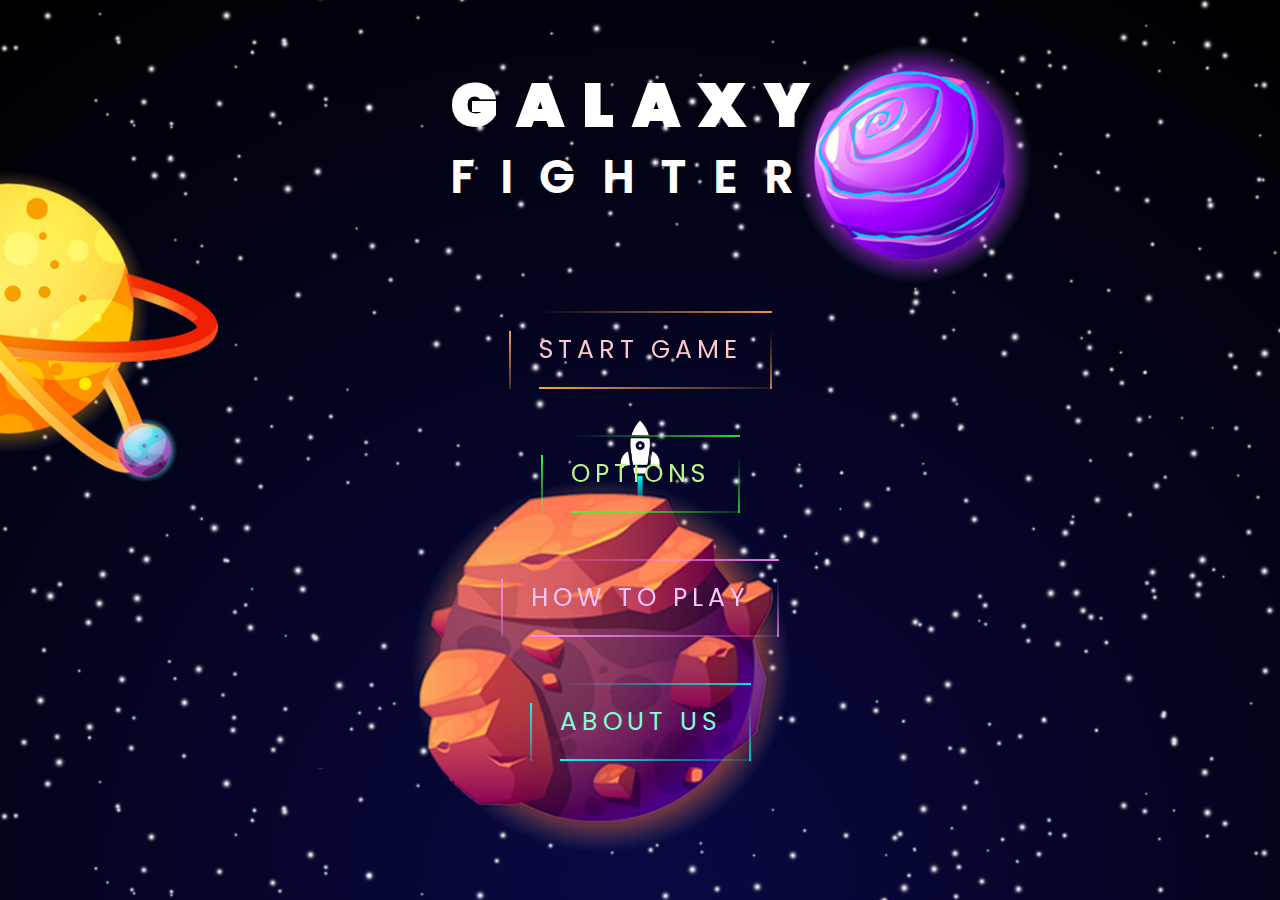
<file: index.html>
<!DOCTYPE html>
<html lang="en">

<head>
    <meta charset="UTF-8">
    <meta http-equiv="X-UA-Compatible" content="IE=edge">
    <meta name="viewport" content="width=device-width, initial-scale=1.0">
    <!-- This style sheet is just for removing the default browsers' behaviour to start fresh -->
    <!-- <link rel="stylesheet" href="styles/reset.css"> -->
    <link rel="stylesheet" href="./styles/space.css">
    <link rel="stylesheet" href="./styles/game-title.css">
    <link rel="stylesheet" href="./styles/buttons.css">
    <link rel="stylesheet" href="./styles/cursor.css">
    <title>Galaxy Fighter</title>
</head>
<body>
    <section class="space">
        <!-- You can choose a rocket cursor or a colorful circle cursor, choose what you like the most -->
        <!-- <div class="cursor colorful"></div> -->
        <div class="cursor rocket">
            <img src="./assets/images/rocket.png">
        </div>
        <h2 class="title" data-value="3">Galaxy<br><span>Fighter</span></h2>
        <div class="constellation group1"></div>
        <div class="constellation group2"></div>
        <div class="constellation group3"></div>
        <div class="constellation group4"></div>
        <div class="constellation group5"></div>
        <div class="constellation group6"></div>
        <!-- <div class="constellation group7"></div> -->
        <!-- <div class="constellation group8"></div> -->
        <!-- <div class="planets" id="planet-green" relative="-2"><img src="./assets/images/planets/planet-green.png"></div> -->
        <div class="planets" id="planet-stone" relative="4"><img src="./assets/images/planets/planet-stone.png"></div>
        <div class="planets" id="planet-yellow" relative="-5"><img src="./assets/images/planets/planet-yellow.png"></div>
        <div class="planets" id="planet-purple" relative="6"><img src="./assets/images/planets/planet-purple.png"></div>
        <div class="container-btns">
            <a href="./views/game-mode.html" class="btn">
                <span></span>
                <span></span>
                <span></span>
                <span></span>
                Start Game
            </a>
            <a href="#" class="btn">
                <span></span>
                <span></span>
                <span></span>
                <span></span>
                Options
            </a>
            <a href="./views/howToPlay.html" class="btn">
                <span></span>
                <span></span>
                <span></span>
                <span></span>
                How to Play
            </a>
            <a href="./views/credits.html" class="btn">
                <span></span>
                <span></span>
                <span></span>
                <span></span>
                About Us
            </a>
        </div>
    </section>
    <!-- P U T  Y O U R  D E S I R E D  S O U N D T R A C K  H E R E -->
    <!-- <audio src="assets/sound/**SOUNDTRACK**" autoplay loop></audio> -->
    <script src="./js/cursorControl.js"></script>
    <script src="./js/parallax.js"></script>
</body>

</html>
</file>
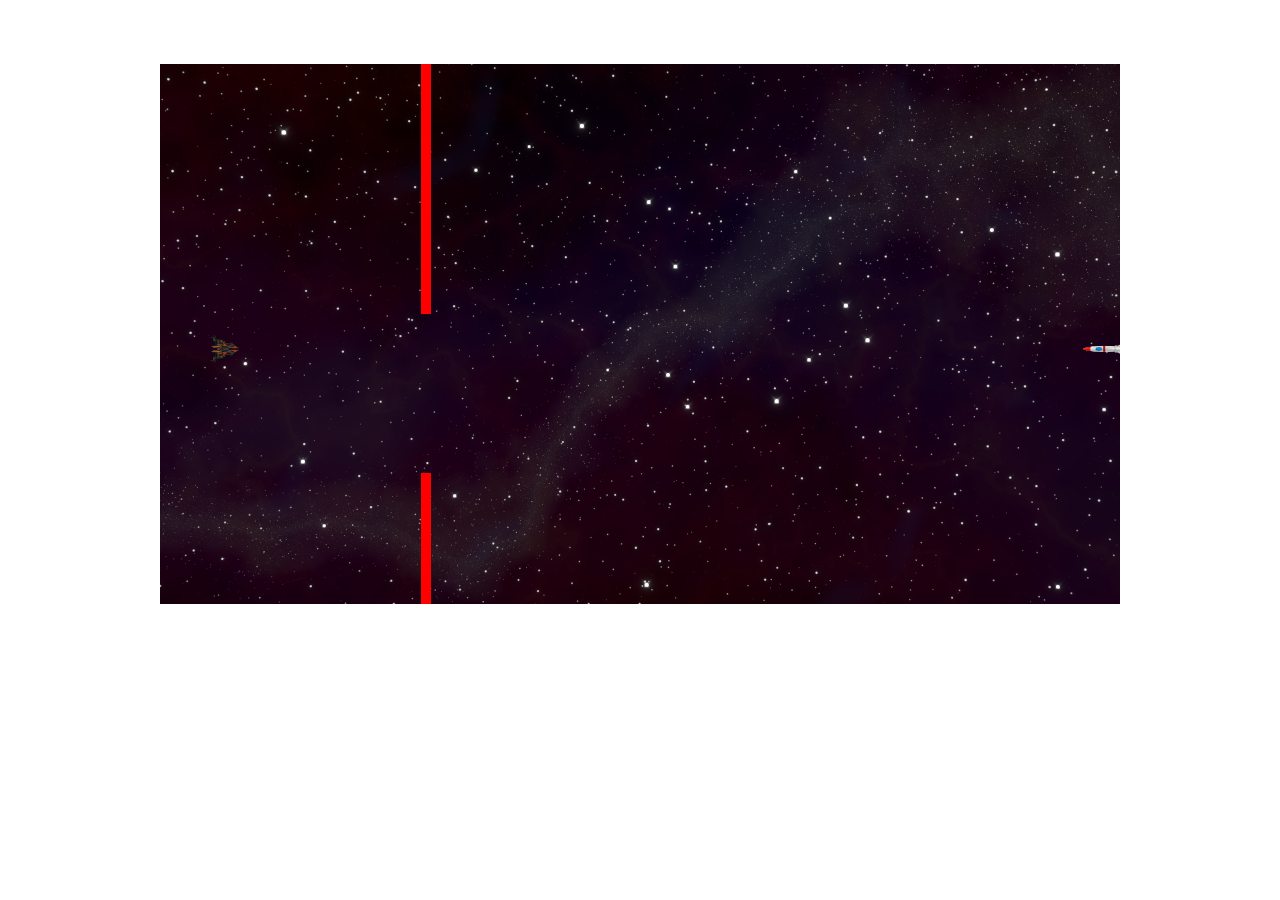
<file: Javascript_Game/index.html>
<!DOCTYPE html>
<html lang="en">
<head>
    <meta charset="UTF-8">
    <meta name="viewport" content="width=device-width, initial-scale=1.0">
    <title>GameDemo</title>
    <link rel="stylesheet" href="./css/style.css">
</head>
<body>
    <div class="canvas-area">

    </div>
    <img src="./img/background.jpg" alt="demo-background" id="background" style="display: none;">
    <img src="./img/ship.png" alt="player" id="player" style="display: none;">
    <img src="./img/rocket.jpg" alt="rocket" id="rocket" style="display: none;">

    <script src="./js/constants.js"></script>
    <script src="./js/game.js"></script>
    <script src="./js/gameObject.js"></script>
    <script src="./js/ObjectGenerator.js"></script>
    <script src="./js/controls.js"></script>
    <script src="./js/main.js"></script>
</body>
</html>
</file>
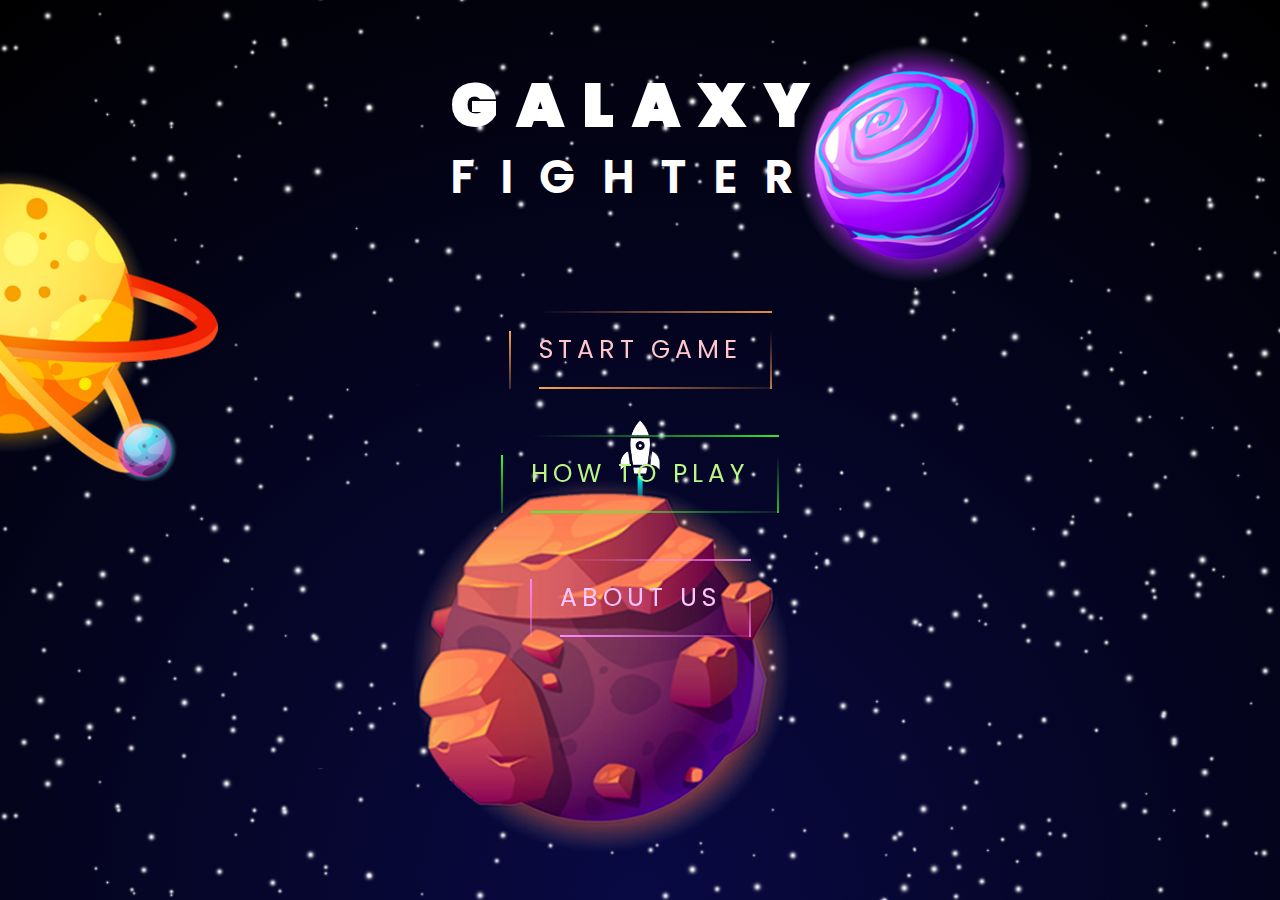
<file: home.html>
<!DOCTYPE html>
<html lang="en">

<head>
    <meta charset="UTF-8">
    <meta http-equiv="X-UA-Compatible" content="IE=edge">
    <meta name="viewport" content="width=device-width, initial-scale=1.0">
    <!-- This style sheet is just for removing the default browsers' behaviour to start fresh -->
    <!-- <link rel="stylesheet" href="styles/reset.css"> -->
    <link rel="stylesheet" href="./styles/space.css">
    <link rel="stylesheet" href="./styles/game-title.css">
    <link rel="stylesheet" href="./styles/buttons.css">
    <link rel="stylesheet" href="./styles/cursor.css">
    <title>Galaxy Fighter</title>
</head>
<body>
    <section class="space">
        <!-- You can choose a rocket cursor or a colorful circle cursor, choose what you like the most -->
        <!-- <div class="cursor colorful"></div> -->
        <div class="cursor rocket">
            <img src="./assets/images/rocket.png">
        </div>
        <h2 class="title" data-value="3">Galaxy<br><span>Fighter</span></h2>
        <div class="constellation group1"></div>
        <div class="constellation group2"></div>
        <div class="constellation group3"></div>
        <div class="constellation group4"></div>
        <div class="constellation group5"></div>
        <div class="constellation group6"></div>
        <!-- <div class="constellation group7"></div> -->
        <!-- <div class="constellation group8"></div> -->
        <!-- <div class="planets" id="planet-green" relative="-2"><img src="./assets/images/planets/planet-green.png"></div> -->
        <div class="planets" id="planet-stone" relative="4"><img src="./assets/images/planets/planet-stone.png"></div>
        <div class="planets" id="planet-yellow" relative="-5"><img src="./assets/images/planets/planet-yellow.png"></div>
        <div class="planets" id="planet-purple" relative="6"><img src="./assets/images/planets/planet-purple.png"></div>
        <div class="container-btns">
            <a href="./views/game-mode.html" class="btn">
                <span></span>
                <span></span>
                <span></span>
                <span></span>
                Start Game
            </a>
            <a href="./views/howToPlay.html" class="btn">
                <span></span>
                <span></span>
                <span></span>
                <span></span>
                How to Play
            </a>
            <a href="./views/credits.html" class="btn">
                <span></span>
                <span></span>
                <span></span>
                <span></span>
                About Us
            </a>
        </div>
    </section>
    <!-- P U T  Y O U R  D E S I R E D  S O U N D T R A C K  H E R E -->
    <!-- <audio src="assets/sound/**SOUNDTRACK**" autoplay loop></audio> -->
    <script src="./js/cursorControl.js"></script>
    <script src="./js/parallax.js"></script>
</body>

</html>
</file>
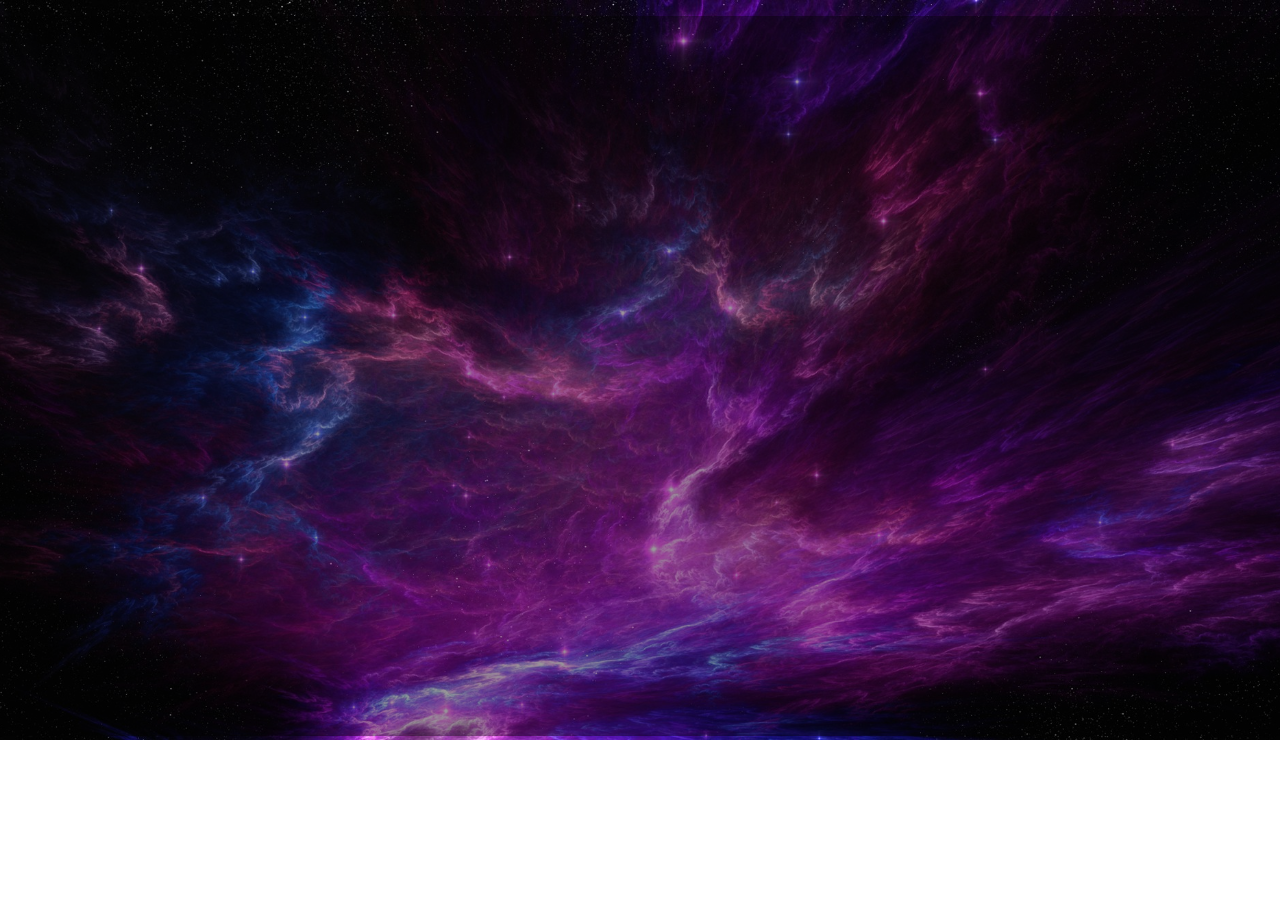
<file: levels/arcade.html>
<!DOCTYPE html>
<html lang="en">
<head>
    <meta charset="UTF-8">
    <meta name="viewport" content="width=device-width, initial-scale=1.0">
    <title>Game</title>
    <link rel="stylesheet" href="../styles/game.css">
</head>
<body>
    <div class="canvas-area">

    </div>
    <img src="../assets/images/ship1.png" alt="player1" id="player1" style="display: none;">
    <img src="../assets/images/ship2.png" alt="player2" id="player2" style="display: none;">
    <img src="../assets/images/ship3.png" alt="playe3" id="player3" style="display: none;">
    <img src="../assets/images/rocket.jpg" alt="rocket" id="rocket" style="display: none;">
    <img src="../assets/images/player_laser.png" alt="player_laser" id="player_laser" style="display: none;">
    <img src="../assets/images/obstcale.png" alt="laser" id="laser" style="display: none;">

    <audio src="../assets/sounds/Space.mp3" autoplay loop></audio>
    <script type="module" src="../js/game/levels/arcade.js"></script>
</body>
</html>
</file>
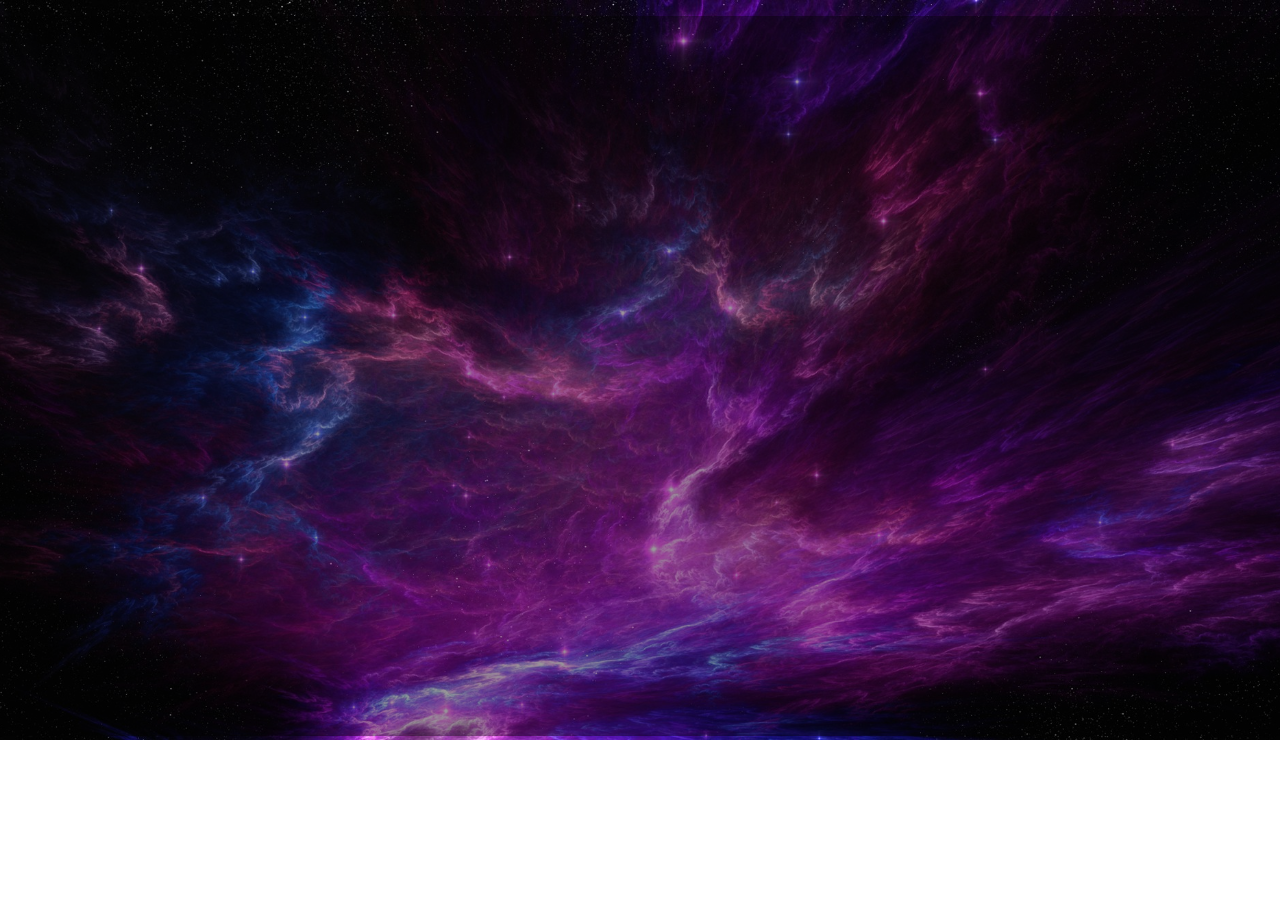
<file: levels/level1.html>
<!DOCTYPE html>
<html lang="en">
<head>
    <meta charset="UTF-8">
    <meta name="viewport" content="width=device-width, initial-scale=1.0">
    <title>Game</title>
    <link rel="stylesheet" href="../styles/game.css">
</head>
<body>
    <div class="canvas-area">

    </div>
    <img src="../assets/images/ship1.png" alt="player1" id="player1" style="display: none;">
    <img src="../assets/images/ship2.png" alt="player2" id="player2" style="display: none;">
    <img src="../assets/images/ship3.png" alt="playe3" id="player3" style="display: none;">
    <img src="../assets/images/rocket.jpg" alt="rocket" id="rocket" style="display: none;">
    <img src="../assets/images/player_laser.png" alt="player_laser" id="player_laser" style="display: none;">
    <img src="../assets/images/obstcale.png" alt="laser" id="laser" style="display: none;">

    <audio src="../assets/sounds/Space.mp3" autoplay loop></audio>
    <script type="module" src="../js/game/levels/level1.js"></script>
</body>
</html>
</file>
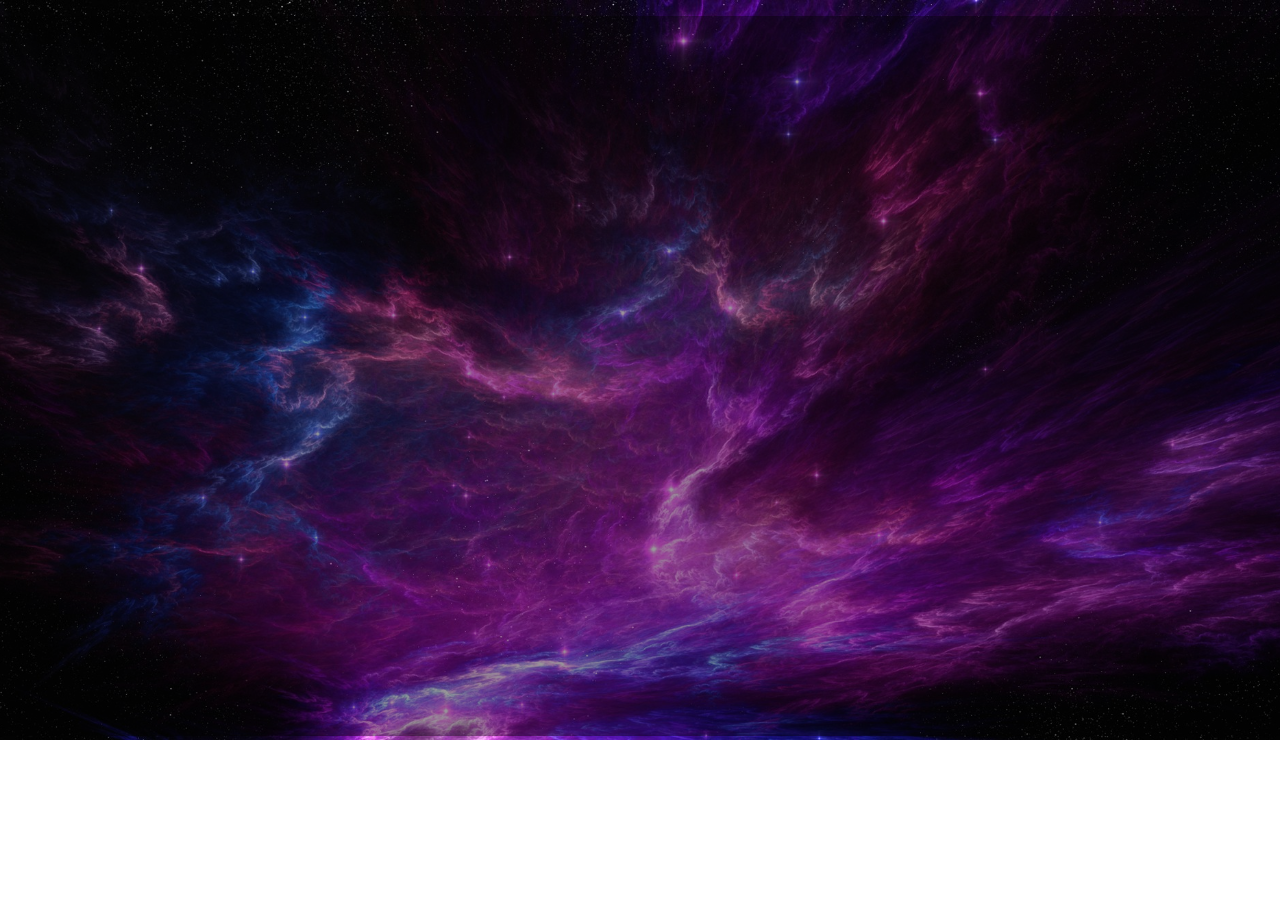
<file: levels/level2.html>
<!DOCTYPE html>
<html lang="en">
<head>
    <meta charset="UTF-8">
    <meta name="viewport" content="width=device-width, initial-scale=1.0">
    <title>Game</title>
    <link rel="stylesheet" href="../styles/game.css">
</head>
<body>
    <div class="canvas-area">

    </div>
    <img src="../assets/images/ship1.png" alt="player1" id="player1" style="display: none;">
    <img src="../assets/images/ship2.png" alt="player2" id="player2" style="display: none;">
    <img src="../assets/images/ship3.png" alt="playe3" id="player3" style="display: none;">
    <img src="../assets/images/rocket.jpg" alt="rocket" id="rocket" style="display: none;">
    <img src="../assets/images/player_laser.png" alt="player_laser" id="player_laser" style="display: none;">
    <img src="../assets/images/obstcale.png" alt="laser" id="laser" style="display: none;">

    <audio src="../assets/sounds/Space.mp3" autoplay loop></audio>
    <script type="module" src="../js/game/levels/level2.js"></script>
</body>
</html>
</file>
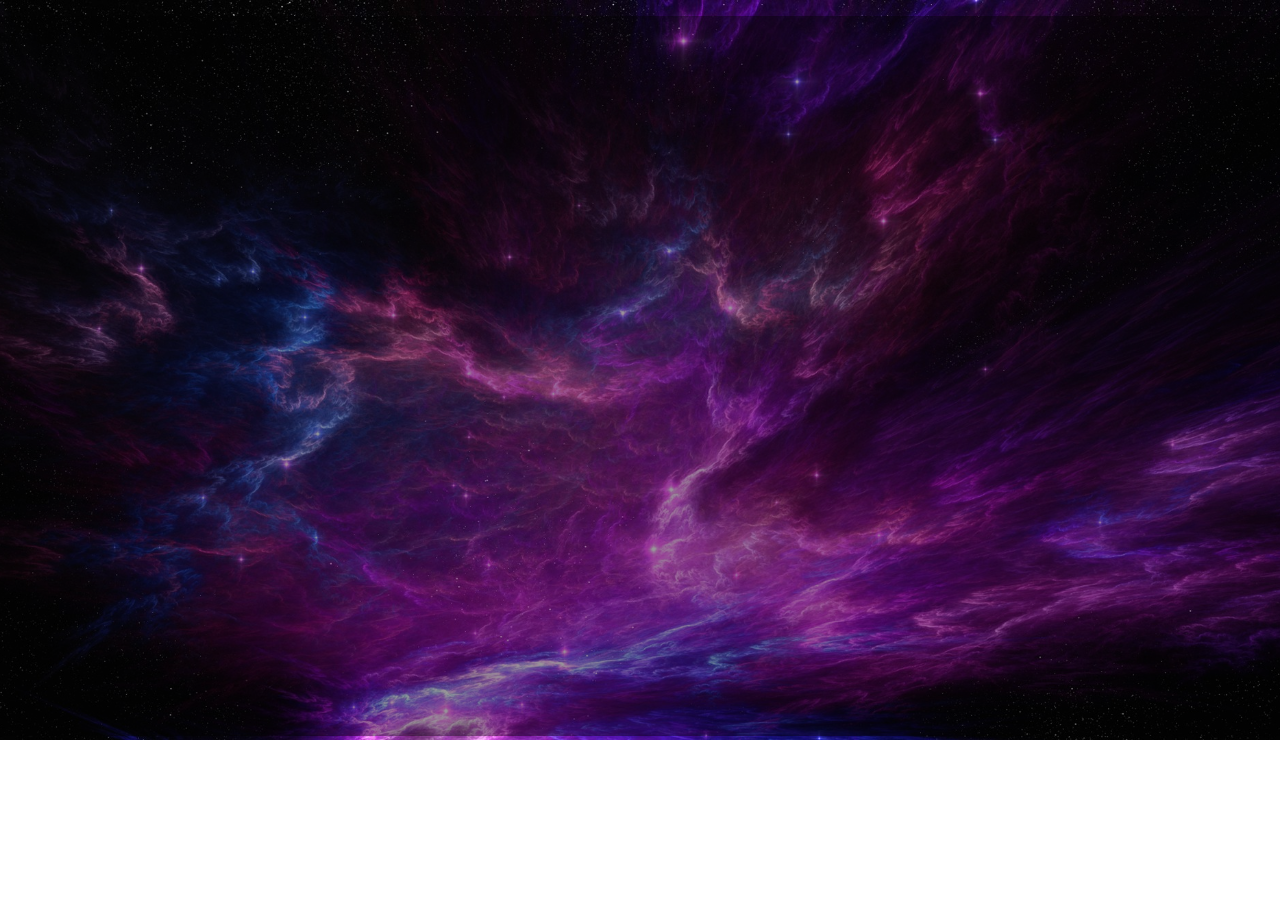
<file: levels/level3.html>
<!DOCTYPE html>
<html lang="en">
<head>
    <meta charset="UTF-8">
    <meta name="viewport" content="width=device-width, initial-scale=1.0">
    <title>Game</title>
    <link rel="stylesheet" href="../styles/game.css">
</head>
<body>
    <div class="canvas-area">

    </div>
    <img src="../assets/images/ship1.png" alt="player1" id="player1" style="display: none;">
    <img src="../assets/images/ship2.png" alt="player2" id="player2" style="display: none;">
    <img src="../assets/images/ship3.png" alt="playe3" id="player3" style="display: none;">
    <img src="../assets/images/rocket.jpg" alt="rocket" id="rocket" style="display: none;">
    <img src="../assets/images/player_laser.png" alt="player_laser" id="player_laser" style="display: none;">
    <img src="../assets/images/obstcale.png" alt="laser" id="laser" style="display: none;">

    <audio src="../assets/sounds/Space.mp3" autoplay loop></audio>
    <script type="module" src="../js/game/levels/level3.js"></script>
</body>
</html>
</file>
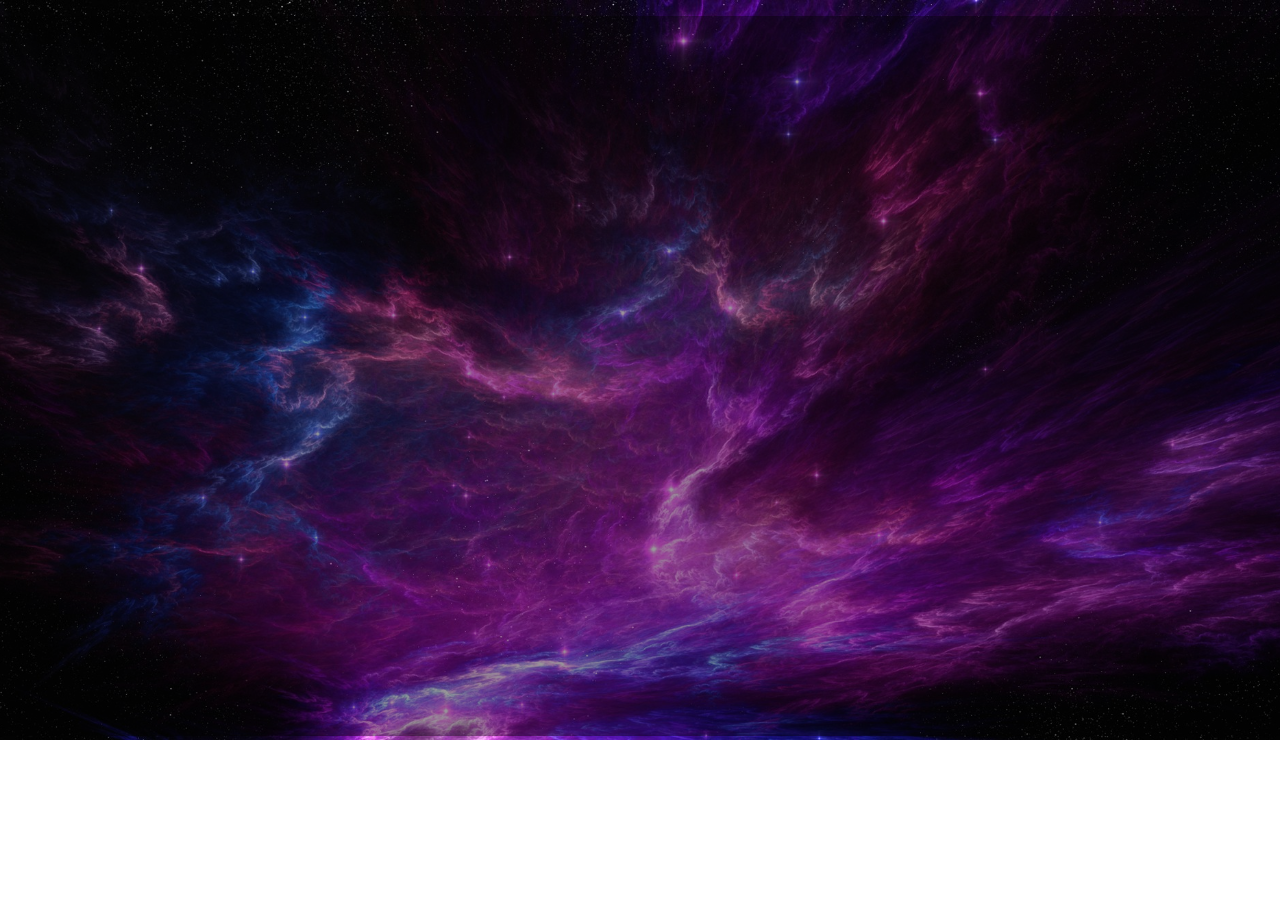
<file: levels/level4.html>
<!DOCTYPE html>
<html lang="en">
<head>
    <meta charset="UTF-8">
    <meta name="viewport" content="width=device-width, initial-scale=1.0">
    <title>Game</title>
    <link rel="stylesheet" href="../styles/game.css">
</head>
<body>
    <div class="canvas-area">

    </div>
    <img src="../assets/images/ship1.png" alt="player1" id="player1" style="display: none;">
    <img src="../assets/images/ship2.png" alt="player2" id="player2" style="display: none;">
    <img src="../assets/images/ship3.png" alt="playe3" id="player3" style="display: none;">
    <img src="../assets/images/rocket.jpg" alt="rocket" id="rocket" style="display: none;">
    <img src="../assets/images/player_laser.png" alt="player_laser" id="player_laser" style="display: none;">
    <img src="../assets/images/obstcale.png" alt="laser" id="laser" style="display: none;">

    <audio src="../assets/sounds/Space.mp3" autoplay loop></audio>
    <script type="module" src="../js/game/levels/level4.js"></script>
</body>
</html>
</file>
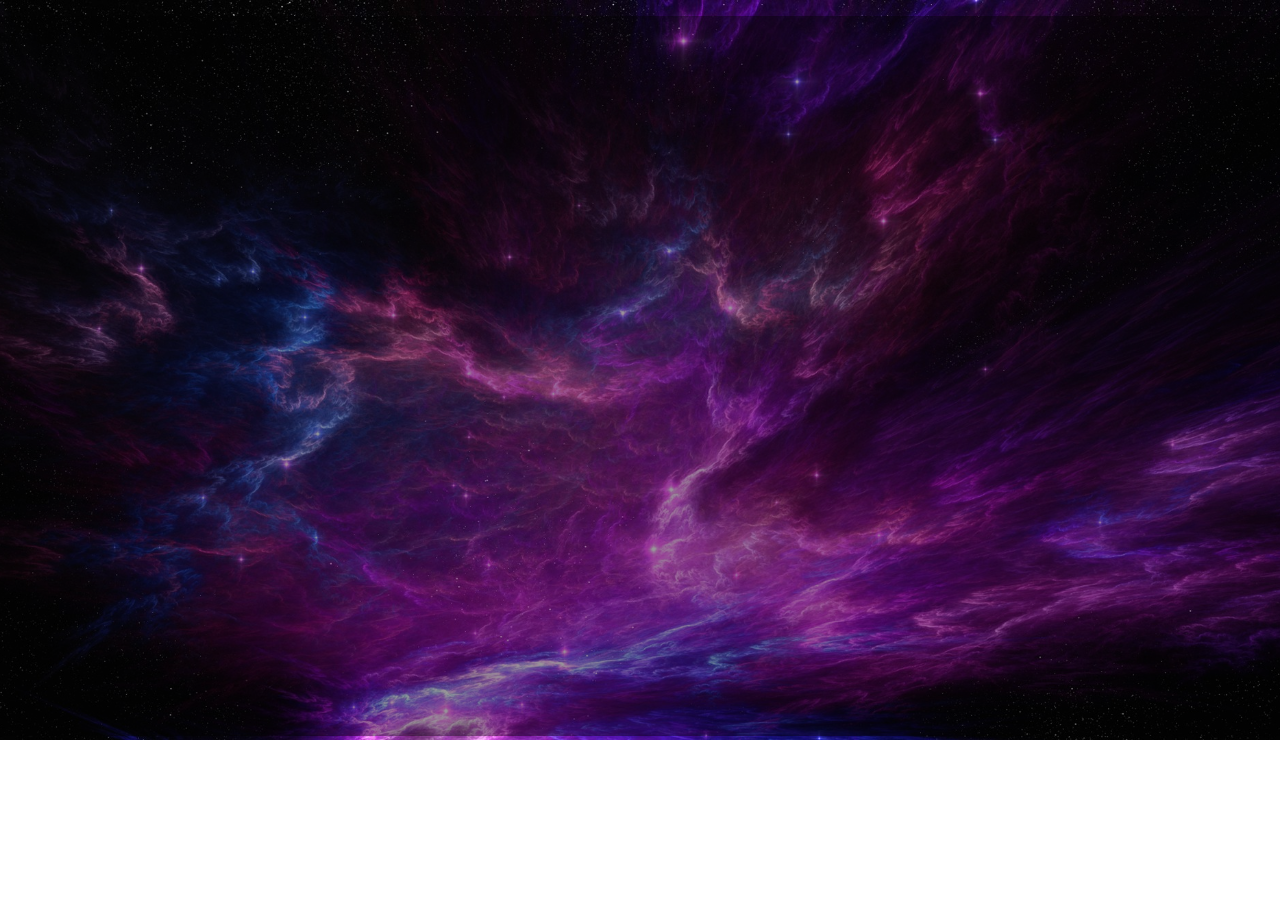
<file: levels/level5.html>
<!DOCTYPE html>
<html lang="en">
<head>
    <meta charset="UTF-8">
    <meta name="viewport" content="width=device-width, initial-scale=1.0">
    <title>Game</title>
    <link rel="stylesheet" href="../styles/game.css">
</head>
<body>
    <div class="canvas-area">

    </div>
    <img src="../assets/images/ship1.png" alt="player1" id="player1" style="display: none;">
    <img src="../assets/images/ship2.png" alt="player2" id="player2" style="display: none;">
    <img src="../assets/images/ship3.png" alt="playe3" id="player3" style="display: none;">
    <img src="../assets/images/rocket.jpg" alt="rocket" id="rocket" style="display: none;">
    <img src="../assets/images/player_laser.png" alt="player_laser" id="player_laser" style="display: none;">
    <img src="../assets/images/obstcale.png" alt="laser" id="laser" style="display: none;">

    <audio src="../assets/sounds/Space.mp3" autoplay loop></audio>
    <script type="module" src="../js/game/levels/level5.js"></script>
</body>
</html>
</file>
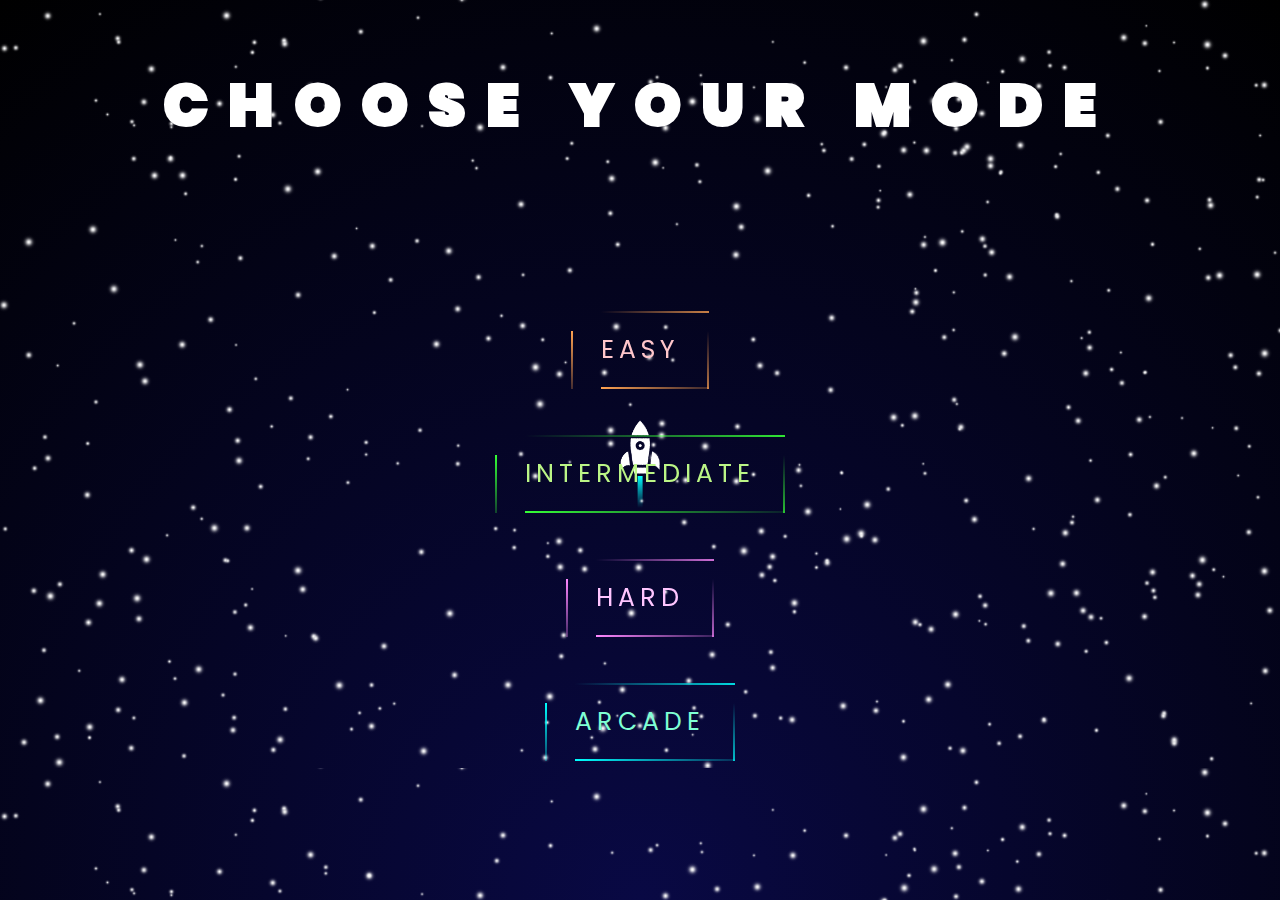
<file: views/game-mode.html>
<!DOCTYPE html>
<html lang="en">

<head>
    <meta charset="UTF-8">
    <meta http-equiv="X-UA-Compatible" content="IE=edge">
    <meta name="viewport" content="width=device-width, initial-scale=1.0">
    <link rel="stylesheet" href="../styles/space.css">
    <link rel="stylesheet" href="../styles/game-title.css">
    <link rel="stylesheet" href="../styles/buttons.css">
    <link rel="stylesheet" href="../styles/cursor.css">
    <title>Game Mode</title>
</head>

<body>
    <section class="space">
        <!-- You can choose a rocket cursor or a colorful circle cursor, choose what you like the most -->
        <!-- <div class="cursor colorful"></div> -->
        <div class="cursor rocket">
            <img src="../assets/images/rocket.png">
        </div>
        <h2 class="title" data-value="3">Choose Your Mode</h2>
        <div class="constellation group1"></div>
        <div class="constellation group2"></div>
        <div class="constellation group3"></div>
        <div class="constellation group4"></div>
        <div class="constellation group5"></div>
        <div class="constellation group6"></div>
        <!-- <div class="constellation group7"></div> -->
        <!-- <div class="constellation group8"></div> -->
        <!-- <div class="planets" id="planet-green" relative="-2"><img src="../assets/images/planets/planet-green.png"></div>
        <div class="planets" id="planet-stone" relative="4"><img src="../assets/images/planets/planet-stone.png"></div>
        <div class="planets" id="planet-yellow" relative="-5"><img src="../assets/images/planets/planet-yellow.png"></div>
        <div class="planets" id="planet-purple" relative="6"><img src="../assets/images/planets/planet-purple.png"></div> -->
        <div class="container-btns">
            <a href="" class="btn" id="easyLevel">
                <span></span>
                <span></span>
                <span></span>
                <span></span>
                Easy
            </a>
            <a href="" class="btn" id="intermediateLevel">
                <span></span>
                <span></span>
                <span></span>
                <span></span>
                Intermediate
            </a>
            <a href="" class="btn" id="hardLevel">
                <span></span>
                <span></span>
                <span></span>
                <span></span>
                Hard
            </a>
            <a href="" class="btn" id="arcadeLevel">
                <span></span>
                <span></span>
                <span></span>
                <span></span>
                Arcade
            </a>
        </div>
    </section>
    <!-- P U T  Y O U R  D E S I R E D  S O U N D T R A C K  H E R E -->
    <audio src="../assets/sounds/Space.mp3" autoplay loop></audio>
    <script src="../js/cursorControl.js"></script>
    <!-- <script src="../js/parallax.js"></script> -->
    <script src="../js/spaceshipRedirection.js"></script>
</body>

</html>
</file>
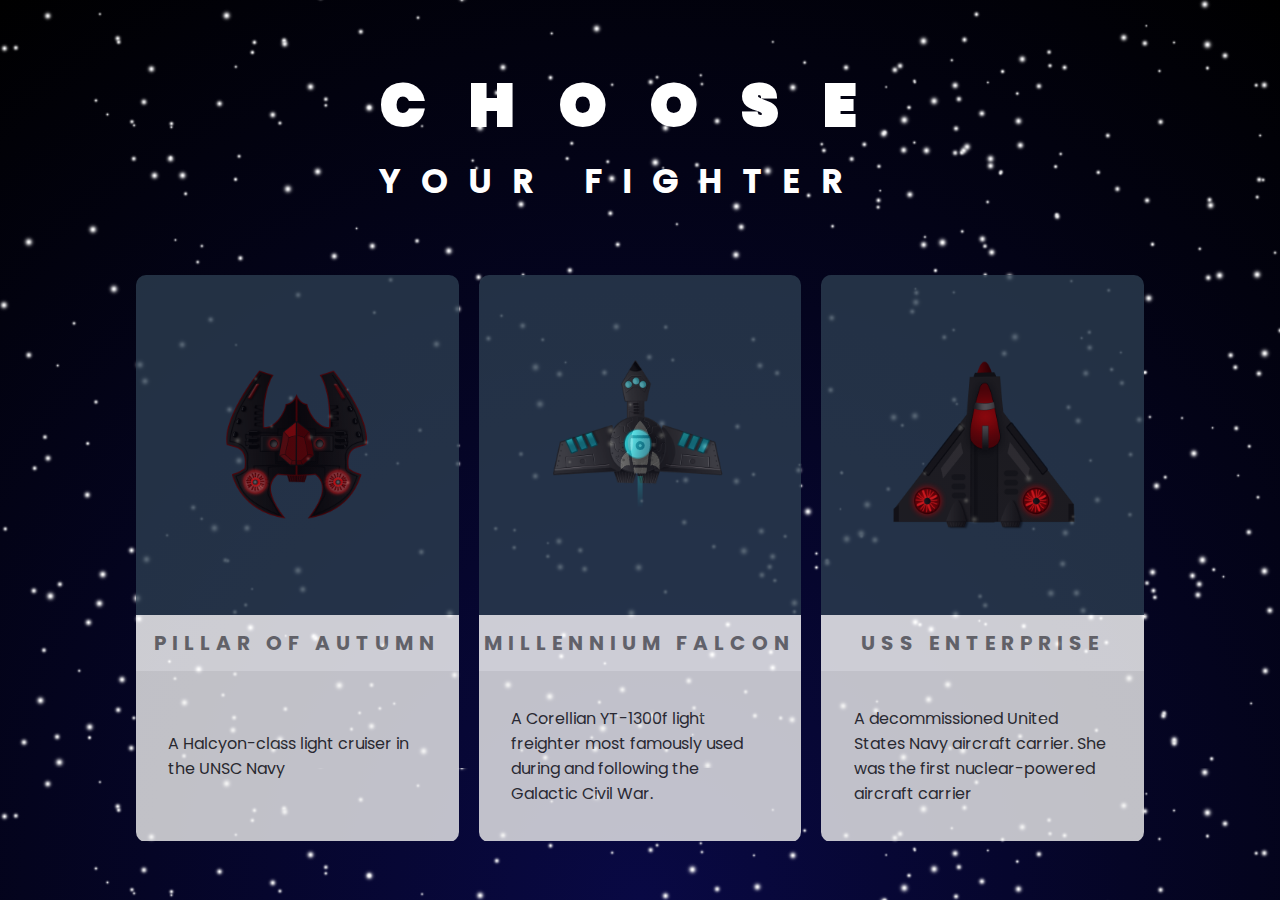
<file: views/spaceship-select.html>
<!DOCTYPE html>
<html lang="en">

<head>
    <meta charset="UTF-8">
    <meta http-equiv="X-UA-Compatible" content="IE=edge">
    <meta name="viewport" content="width=device-width, initial-scale=1.0">
    <link rel="stylesheet" href="../styles/space.css">
    <link rel="stylesheet" href="../styles/game-title.css">
    <link rel="stylesheet" href="../styles/buttons.css">
    <link rel="stylesheet" href="../styles/cursor.css">
    <link rel="stylesheet" href="../styles/spaceship-select.css">
    <title>Space Ship Selection</title>
</head>

<body>


    <section class="space">
        <!-- You can choose a rocket cursor or a colorful circle cursor, choose what you like the most -->
        <!-- <div class="cursor colorful"></div> -->
        <div class="cursor rocket">
            <img src="../assets/images/rocket.png">
        </div>
        <h2 class="title" data-value="3">Choose<br><span>Your Fighter</span></h2>
        <div class="constellation group1"></div>
        <div class="constellation group2"></div>
        <div class="constellation group3"></div>
        <div class="constellation group4"></div>
        <div class="constellation group5"></div>
        <div class="constellation group6"></div>
        <!-- <div class="constellation group7"></div> -->
        <!-- <div class="constellation group8"></div> -->
        <header>
            <div class="bg">
                <div class="content">
                    <div class="type" onClick="selectAvatar('Pillar Of Autumn')">
                        <div class="img-part">
                            <img src="../assets/images/falcon-upright.png">
                        </div>
                        <div class="name-part">
                            <span>Pillar Of Autumn</span>
                        </div>
                        <div class="desc-part">
                            <p>A Halcyon-class light cruiser in the UNSC Navy</p>
                        </div>
                    </div>
                    <div class="type" onClick="selectAvatar('Millennium Falcon')">
                        <div class="img-part">
                            <img src="../assets/images/thuderstorm-upright.png">
                        </div>
                        <div class="name-part">
                            <span>Millennium Falcon</span>
                        </div>
                        <div class="desc-part">
                            <p>A Corellian YT-1300f light freighter most famously used 
                                during and following the Galactic Civil War.</p>
                        </div>
                    </div>
                    <div class="type" onClick="selectAvatar('USS Enterprise')">
                        <div class="img-part">
                            <img src="../assets/images/USS-Interprise-upright.png" alt="rocket-3">
                        </div>
                        <div class="name-part">
                            <span>USS Enterprise</span>
                        </div>
                        <div class="desc-part">
                            <p>A decommissioned United States Navy aircraft carrier. She was the 
                                first nuclear-powered aircraft carrier</p>
                        </div>
                    </div>
                </div>
            </div>
        </header>
    </section>

    <!-- P U T  Y O U R  D E S I R E D  S O U N D T R A C K  H E R E -->
    <audio src="../assets/sounds/Space.mp3" autoplay loop></audio>
    <script src="../js/cursorControl.js"></script>
    <script src="../js/parallax.js"></script>
    <script src="../js/gameRedirection.js"></script>
</body>

</html>
</file>
<file: styles/space.css>
@import url('https://fonts.googleapis.com/css2?family=Poppins:ital,wght@0,500;1,700&display=swap');

* {
    margin: 0;
    padding: 0;
    box-sizing: border-box;
    font-family: 'Poppins', sans-serif;
    max-height: 120vh;
}

.space {
    position: relative;
    width: 100%;
    height: 100vh;
    max-height: 120vh;
    overflow: hidden;
    background: radial-gradient(circle at bottom, rgb(9, 9, 68) 0, black 100%);
    display: flex;
    justify-content: center;
    align-items: center;
    /* flex-direction: column; */
}

.space h2 {
    color: transparent;
    font-weight: 900;
    font-family: 'Poppins', sans-serif;
    font-size: 9em;
    -webkit-text-stroke: 2px #fff;
    text-transform: uppercase;
    cursor: default;
}

.space .constellation {
    position: absolute;
    top: 0;
    left: 0;
    width: 100%;
    height: 100%;
    pointer-events: none;
    animation: twinkle 8s ease-in-out infinite,
        flow 16s linear infinite;
}

.space .constellation.group1 {
    animation-delay: 0s;
    background: url(../assets/images/constellations/constellation-group-1.png);
}

.space .constellation.group2 {
    animation-delay: -1s;
    background: url(../assets/images/constellations/constellation-group-2.png);
}

.space .constellation.group3 {
    animation-delay: -2s;
    background: url(../assets/images/constellations/constellation-group-3.png);
}

.space .constellation.group4 {
    animation-delay: -3s;
    background: url(../assets/images/constellations/constellation-group-4.png);
}

.space .constellation.group5 {
    animation-delay: -4s;
    background: url(../assets/images/constellations/constellation-group-5.png);
}

.space .constellation.group6 {
    animation-delay: -5s;
    background: url(../assets/images/constellations/constellation-group-6.png);
}

.space .constellation.group7 {
    animation-delay: -6s;
    background: url(../assets/images/constellations/constellation-group-7.png);
}

.space .constellation.group8 {
    animation-delay: -7s;
    background: url(../assets/images/constellations/constellation-group-8.png);
}

.planets {
    position: absolute;
}

.planet img {
    max-width: fit-content;
    max-height: fit-content;
}

#planet-green {
    right: -100px;
    bottom: -120px;
}

#planet-stone {
    right: -120px;
    bottom: 0.5px;
}

#planet-purple {
    right: 120px;
    top: -150px;
}

@keyframes twinkle {
    0%, 20%, 40%, 60%, 80%, 100% {
        opacity: 0;
    }

    10%, 30%, 50%, 70%, 90% {
        opacity: 1;
    }
}

@keyframes flow {
    0% {
        transform: scale(1);
    }

    100% {
        transform: scale(2);
    }
}
</file>
<file: styles/game-title.css>
section .title{
    top: 8vh;
    position: absolute;
    color: #fff;
    font-size: 60px;
    text-transform: uppercase;
    font-weight: 1200;
    letter-spacing: 20px;
    line-height: 66px;
    /* text-align: center; */
    transition: 1s;
    cursor: none;
  }
  
  section .title span{
    font-size: 44px;
    font-weight: 500;
    letter-spacing: 28px;
    transition: 0.5s;
  }
</file>
<file: styles/buttons.css>
.container-btns {
    position: absolute;
    top: 32vh;
    display: flex;
    justify-content: center;
    align-items: center;
    flex-direction: column;
}

.btn {
    position: relative;
    display: inline-block;
    padding: 20px 30px;
    margin: 23px 0;
    color: aquamarine;
    font-size: 25px;
    text-transform: uppercase;
    text-decoration: none;
    transition: 1s;
    letter-spacing: 5px;
    overflow: hidden;
}

.btn:nth-child(1) {
    filter: hue-rotate(200deg);
}

.btn:nth-child(2) {
    filter: hue-rotate(300deg);
}

.btn:nth-child(3) {
    filter: hue-rotate(500deg);
}

.btn:hover {
    background: aquamarine;
    color: #0c030c;
    box-shadow: 0 0 5px aqua,
                0 0 25px aqua,
                0 0 50px aqua,
                0 0 200px aqua;
}


.btn span {
    position: absolute;
    display: block;
}

.btn span:nth-child(1) {
    top: 0;
    left: -100;
    width: 100%;
    height: 2px;
    background: linear-gradient(90deg, transparent, aqua);
    animation: leftToRight 1s linear infinite;
}

.btn span:nth-child(2) {
    top: -100;
    right: 0;
    width: 2px;
    height: 100%;
    background: linear-gradient(180deg, transparent, aqua);
    animation: topToBottom 1s linear infinite;
    animation-delay: 0.25s;
}

.btn span:nth-child(3) {
    bottom: 0;
    right: -100;
    width: 100%;
    height: 2px;
    background: linear-gradient(270deg, transparent, aqua);
    animation: rightToLeft 1s linear infinite;
    animation-delay: 0.5s;
}

.btn span:nth-child(4) {
    left: 0;
    bottom: -100;
    width: 2px;
    height: 100%;
    background: linear-gradient(360deg, transparent, aqua);
    animation: bottomToTop 1s linear infinite;
    animation-delay: 0.75s;
}

@keyframes leftToRight {
    0% {
        left: -100%;
    }
    50%, 100% {
        left: 100%;
    }
}

@keyframes topToBottom {
    0% {
        top: -100%;
    }
    50%, 100% {
        top: 100%;
    }
}

@keyframes rightToLeft {
    0% {
        right: -100%;
    }
    50%, 100% {
        right: 100%;
    }
}

@keyframes bottomToTop {
    0% {
        bottom: -100%;
    }
    50%, 100% {
        bottom: 100%;
    }
}
</file>
<file: styles/cursor.css>
body {
    cursor: none;
}

/*---------------------------------------------------------------------------------------------*/
                         /*C O L O R F U L   C U R S O R    S T Y L E*/
.cursor.colorful {
    position: fixed;
    background: aqua;
    width: 20px;
    height: 20px;
    border-radius: 50%;
    pointer-events: none;
    box-shadow: 0 0 20px aqua,
                0 0 60px aqua,
                0 0 100px aqua;
    animation: changeColor 2s infinite;
    transform: translate(-50%, -50%);
    display: none;
}

.cursor.colorful:before {
    content: '';
    position: absolute;
    background: #2696E8;
    width: 50px;
    height: 50px;
    opacity: 0.2;
    transform: translate(-30%, -30%);
    border-radius: 50%;
}

@keyframes changeColor {
    0% {
        filter: hue-rotate(0deg);
    }

    50% {
        filter: hue-rotate(100deg);
    }

    100% {
        filter: hue-rotate(360deg);
    }
}

/*---------------------------------------------------------------------------------------------*/
                       /*R O C K E T   C U R S O R    S T Y L E*/
.cursor.rocket {
    position: absolute;
    pointer-events: none;
    animation: shake 0.2s ease infinite;
}

.cursor.rocket img {
    max-height: 6vh;
}

.cursor.rocket::after {
    content: '';
    position: absolute;
    bottom: -27px;
    left: 50%;
    transform: translateX(-50%);
    width: 4.8px;
    height: 32px;
    background: linear-gradient(aqua, transparent);
    filter: blur(0.6px);
}

@keyframes shake {
    0%, 100% {
        transform: translateY(-52px) translateX(-50%);
    }

    50% {
        transform: translateY(-48px) translateX(-50%);
    }
}
</file>
<file: Javascript_Game/css/style.css>
body{
    margin: auto;
    width: 1120px;
}

.canvas-area{
    margin-top: 4em;
    text-align: center;
}
</file>
<file: styles/game.css>
body{
    margin: auto;
    background-image: url("../assets/images/halo.jpg");
    background-size: cover;  
    background-repeat: no-repeat;
    background-position: center;
}

.canvas-area{
    margin-top: 16px;
    text-align: center;
    /* background-image: url("../assets/images/background.gif"); */
    background-size: cover;  
    background-repeat: no-repeat;
    background-position: center;
    /* background-size: 960px 540px;*/  /*Will be set using javaScript to take the canvas dimensions*/
}
</file>
<file: styles/spaceship-select.css>
section .title{
    font-size: 60px;
    letter-spacing: 44px;
    transition: 1s;
    cursor: none;
    margin-top: auto;
  }
  
  section .title span{
    font-size: 32px;
    letter-spacing: 22px;
  }

.bg {
    width: 100%;
    height: 100vh;
    margin-top: 22vh;
    /* background: url(https://i.pinimg.com/originals/d7/d8/db/d7d8dbf3811c797e5d2cc364743ae3a7.gif); */
    background-repeat: no-repeat;
    background-size: cover;
    display: flex;
    justify-content: center;
    align-items: center;
}

/* nav {
    background: linear-gradient(rgba(0, 0, 0, 0.3), rgba(0, 0, 0, 0.4));
    height: 10vh;
    width: 100%;
    position: fixed;
    display: flex;
    align-items: center;
    box-shadow: 0 5px 5px rgba(0, 0, 0, 0), 0 1px 2px rgba(0, 0, 0, 0);

} */

/* nav ul li {
    list-style: none;
    display: inline-block;
    margin-right: 3vh;
}

nav ul li a {
    text-decoration: none;
    color: #fff;
} */

.content {
    width: 90%;
    height: 70%;
    position: fixed;
    display: flex;
    justify-content: center;
    align-items: center;
}

.type {
    margin: 10px;
    width: 28%;
    height: 90%;
    display: flex;
    justify-content: center;
    align-items: center;
    flex-wrap: wrap;
    border-radius: 10px;
    overflow: hidden;
    opacity: 0.8;
    transition: 0.3s ease;
}

.type:hover {
    width: 30%;
    height: 100%;
}

.type:hover img {
    transform: rotate(30deg);
}

.type .img-part {
    width: 100%;
    height: 60%;
    background: #2c3e50;
    display: flex;
    justify-content: center;
    align-items: center;
}

.type .img-part img {
    width: 60%;
    transition: 2.5s ease;
}

.type .name-part {
    width: 100%;
    height: 10%;
    background: #fff;
    display: flex;
    justify-content: center;
    align-items: center;
    color: #333;
}

.name-part span {
    font-size: 20px;
    color: rgb(121, 121, 121);
    font-weight: bold;
    letter-spacing: 6px;
    text-transform: uppercase;
}

.type .desc-part {
    width: 100%;
    height: 30%;
    background: #f0f0f0;
    display: flex;
    justify-content: center;
    align-items: center;
    color: #333;
}

.type .desc-part p {
    width: 80%;
    height: auto;
}
</file>
